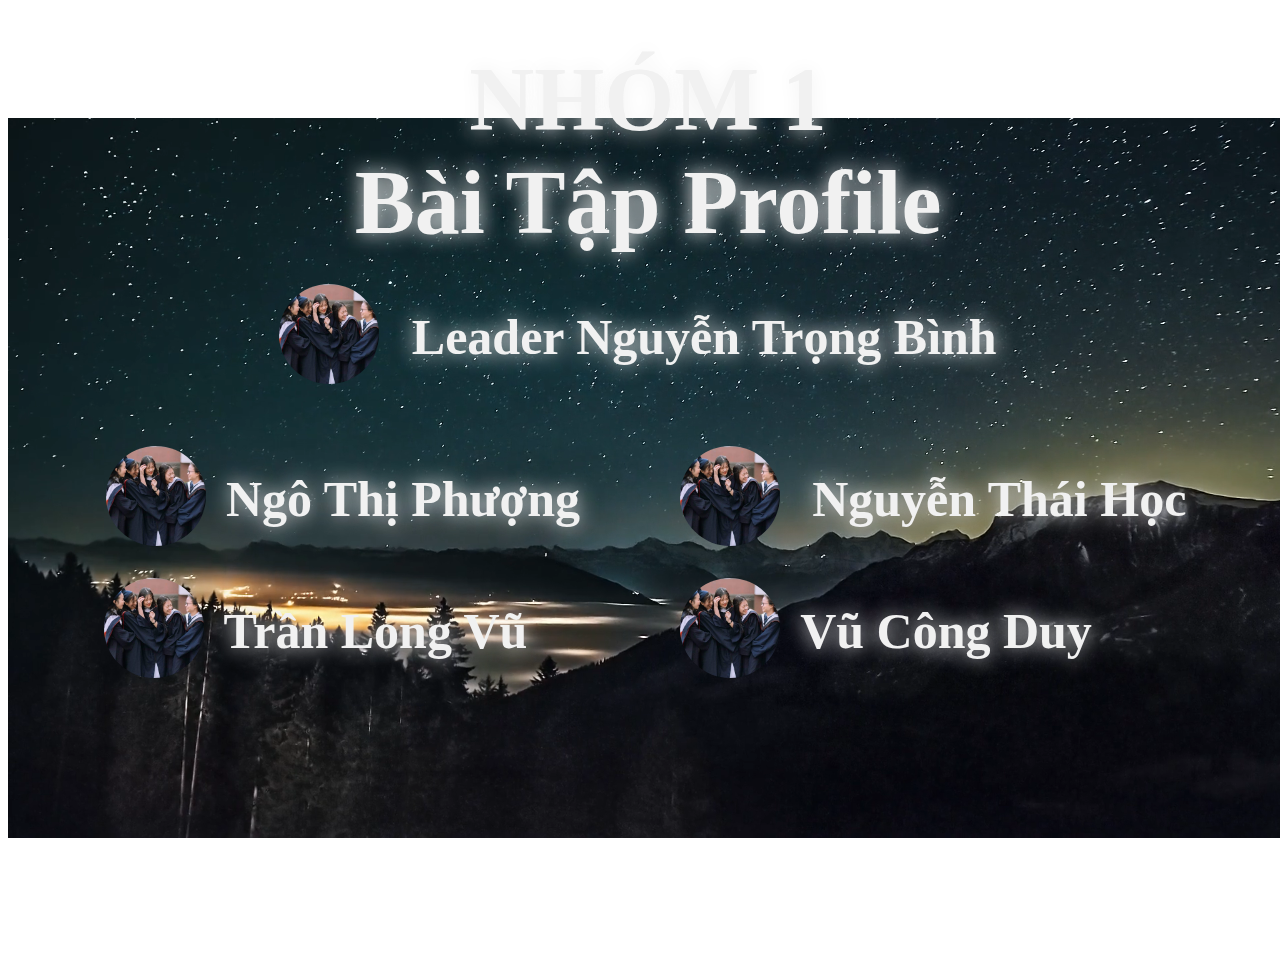
<file: index.html>
<!DOCTYPE html>
<html lang="en">

<head>
    <meta charset="UTF-8">
    <meta name="viewport" content="width=device-width, initial-scale=1.0">
    <link rel="stylesheet" href="Home.css">

    <title>Home </title>
</head>

<body>
    <video autoplay muted loop class="video">
        <source src="video3.mp4" type="video/mp4">
    </video>
    <h1>NHÓM 1</h1>
    <h1>Bài tập profile</h1>
    <h2><a href="https://profile-test-flax.vercel.app/Binh.html" target="_blank" style="text-decoration: none; color:#f1f1f1" > <img src="anh8.jpg" width="100" height="100"> Leader Nguyễn Trọng Bình</a></h2>
    <div class="thanhvien">
        <div class="ok">
            <h2><a href="https://profile-test-flax.vercel.app/Phuong.html" target="_blank" style="text-decoration: none; color:#f1f1f1" > <img src="anh8.jpg" width="100" height="100">Ngô Thị Phượng </a></h2>
            <h2 style="padding: 20px 55px  0 0  ;"><a href="https://profile-test-flax.vercel.app/Phuong.html" target="_blank" style="text-decoration: none; color:#f1f1f1" > <img src="anh8.jpg" width="100" height="100">Trần Long Vũ </a></h2>
        </div>
        <div>
            <h2><a href="https://profile-test-flax.vercel.app/profile-hoc.html" target="_blank" style="text-decoration: none; color:#f1f1f1" > <img src="anh8.jpg" width="100" height="100"> Nguyễn Thái Học</a></h2>
            <h2 style="padding: 20px 94px  0 0  ;"><a href="https://profile-test-flax.vercel.app/tran long vu/vu.html" target="_blank" style="text-decoration: none; color:#f1f1f1" > <img src="anh8.jpg" width="100" height="100">Vũ Công Duy </a></h2>
        </div class="ok">

    </div>
    <style>
        @import url('https://fonts.googleapis.com/css2?family=Noto+Serif:wdth,wght@62.5..100,100..900&family=Roboto:ital,wght@0,100;0,300;0,400;0,500;0,700;0,900;1,100;1,300;1,400;1,500;1,700;1,900&display=swap')
    </style>

</body>

</html>
</file>
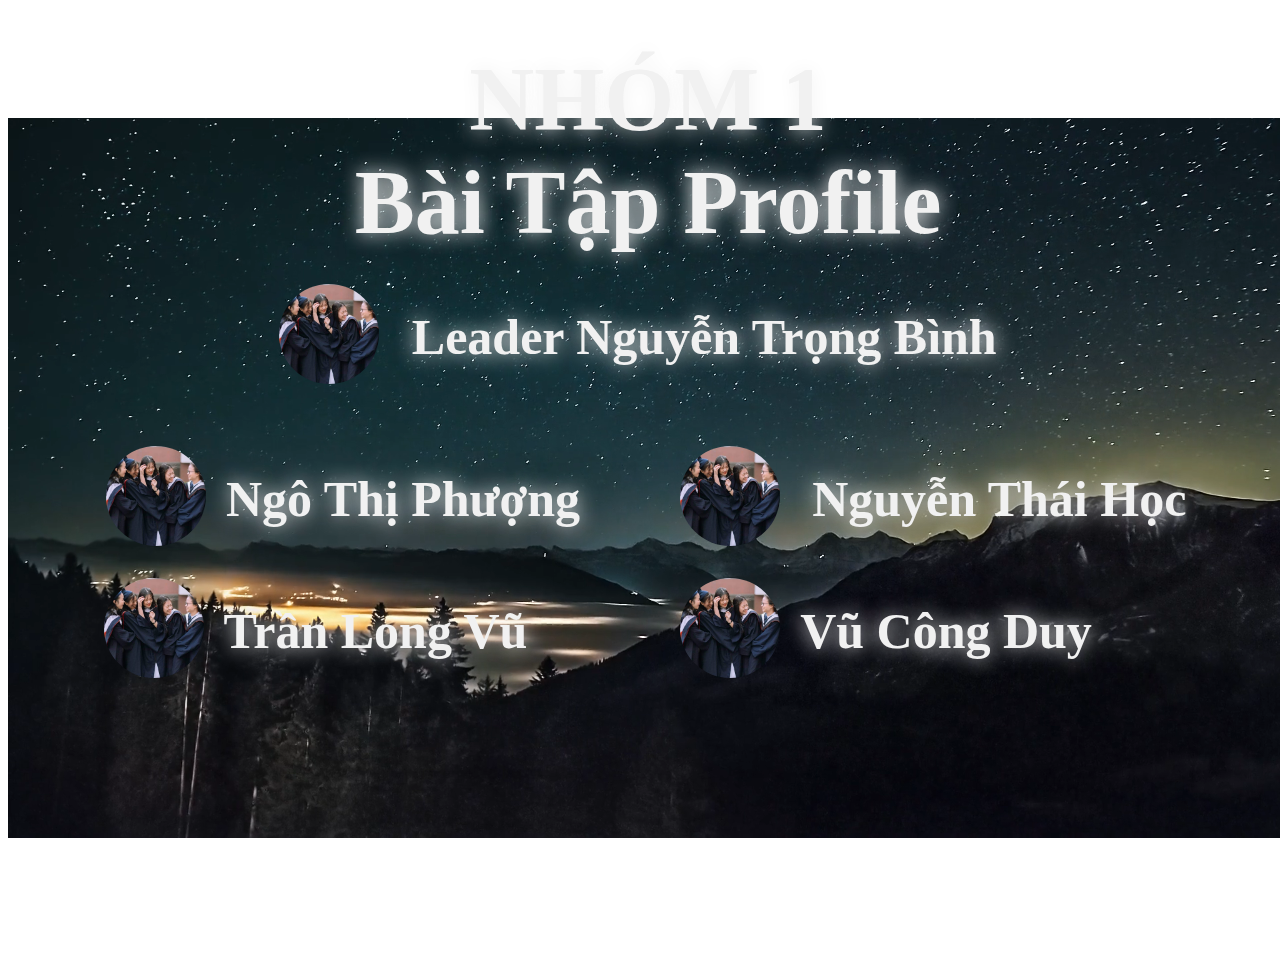
<file: Home/index.html>
<!DOCTYPE html>
<html lang="en">

<head>
    <meta charset="UTF-8">
    <meta name="viewport" content="width=device-width, initial-scale=1.0">
    <link rel="stylesheet" href="Home.css">

    <title>Home </title>
</head>

<body>
    <video autoplay muted loop class="video">
        <source src="video3.mp4" type="video/mp4">
    </video>
    <h1>NHÓM 1</h1>
    <h1>Bài tập profile</h1>
    <h2><a href="http://127.0.0.1:5500/Ph%C6%B0%E1%BB%A3ng/Phuong.html" target="_blank" style="text-decoration: none; color:#f1f1f1" > <img src="anh8.jpg" width="100" height="100"> Leader Nguyễn Trọng Bình</a></h2>
    <div class="thanhvien">
        <div class="ok">
            <h2><a href="http://127.0.0.1:5500/Ph%C6%B0%E1%BB%A3ng/Phuong.html" target="_blank" style="text-decoration: none; color:#f1f1f1" > <img src="anh8.jpg" width="100" height="100">Ngô Thị Phượng </a></h2>
            <h2 style="padding: 20px 55px  0 0  ;"><a href="http://127.0.0.1:5500/Ph%C6%B0%E1%BB%A3ng/Phuong.html" target="_blank" style="text-decoration: none; color:#f1f1f1" > <img src="anh8.jpg" width="100" height="100">Trần Long Vũ </a></h2>
        </div>
        <div>
            <h2><a href="http://127.0.0.1:5500/Ph%C6%B0%E1%BB%A3ng/Phuong.html" target="_blank" style="text-decoration: none; color:#f1f1f1" > <img src="anh8.jpg" width="100" height="100"> Nguyễn Thái Học</a></h2>
            <h2 style="padding: 20px 94px  0 0  ;"><a href="http://127.0.0.1:5500/Ph%C6%B0%E1%BB%A3ng/Phuong.html" target="_blank" style="text-decoration: none; color:#f1f1f1" > <img src="anh8.jpg" width="100" height="100">Vũ Công Duy </a></h2>
        </div class="ok">

    </div>

</body>

</html>
</file>
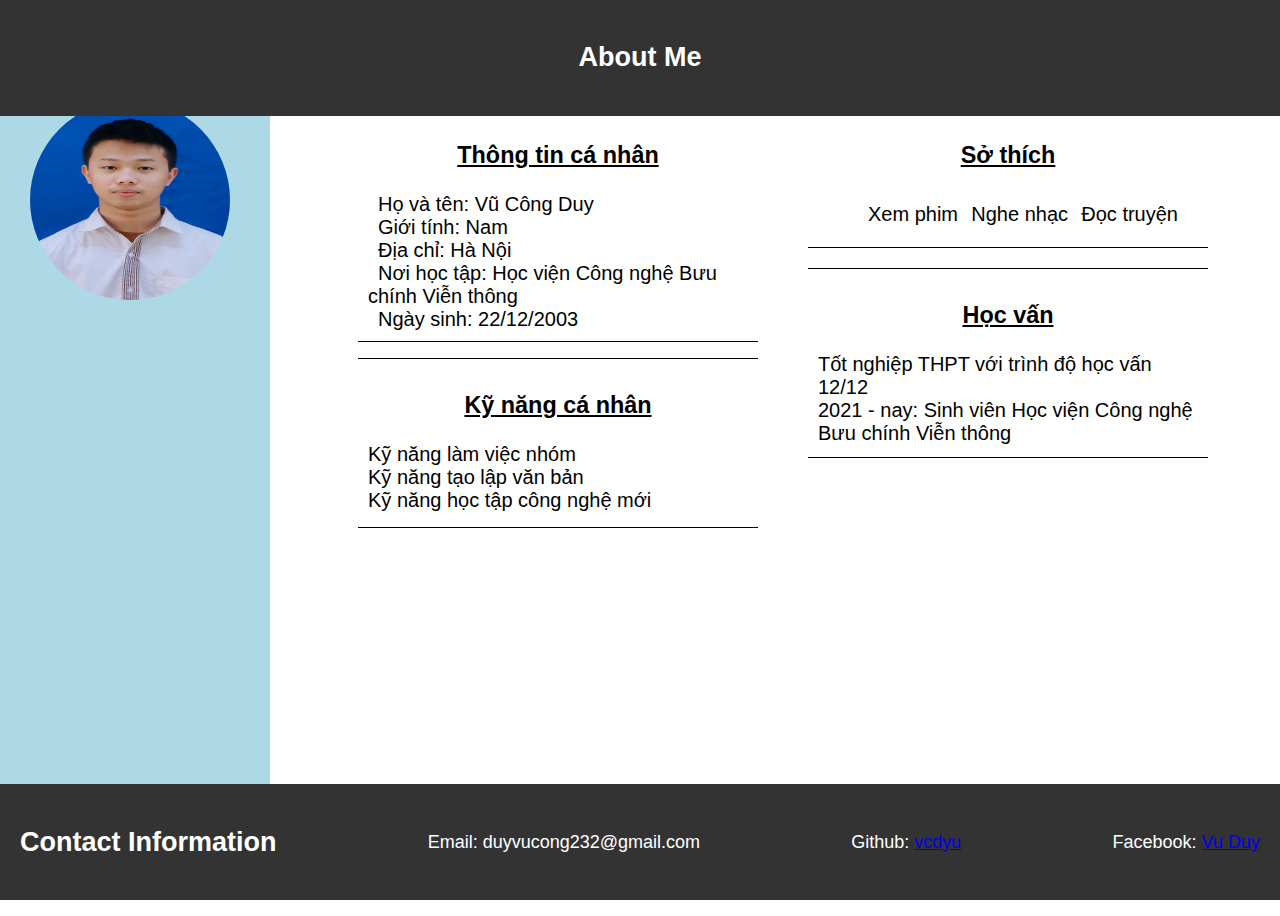
<file: Duy.html>
<!DOCTYPE html>
<html lang="en">
  <head>
    <meta charset="UTF-8" />
    <meta name="viewport" content="width=device-width, initial-scale=1.0" />
    <link
      rel="stylesheet"
      href="https://cdnjs.cloudflare.com/ajax/libs/font-awesome/6.5.1/css/all.min.css"
      integrity="sha512-DTOQO9RWCH3ppGqcWaEA1BIZOC6xxalwEsw9c2QQeAIftl+Vegovlnee1c9QX4TctnWMn13TZye+giMm8e2LwA=="
      crossorigin="anonymous"
      referrerpolicy="no-referrer"
    />
    <link rel="stylesheet" href="style.css" />
    <title>Gioi thieu ban than</title>
  </head>
  <body>
    <header>
      <h2>About Me</h2>
    </header>
    <div class="img_container">
      <img src="img1.JPG" alt="Avatar" class="avatar" />
    </div>

    <div class="box-1">
      <h3 class="header-1"><u>Thông tin cá nhân</u></h3>
      <div><i class="fa-solid fa-person"></i> Họ và tên: Vũ Công Duy</div>
      <div><i class="fa-solid fa-venus-mars"></i> Giới tính: Nam</div>
      <div><i class="fa-solid fa-location-dot"></i> Địa chỉ: Hà Nội</div>
      <div>
        <i class="fa-regular fa-building"></i> Nơi học tập: Học viện Công nghệ
        Bưu chính Viễn thông
      </div>
      <div><i class="fa-regular fa-calendar"></i> Ngày sinh: 22/12/2003</div>
    </div>

    <div class="box-2">
      <h3 class="header-2"><u>Sở thích</u></h3>
      <div class="contain-hobby">
        <ul>
          <li>Xem phim</li>
          <li>Nghe nhạc</li>
          <li>Đọc truyện</li>
        </ul>
      </div>
    </div>

    <div class="box-3">
      <h3 class="header-3"><u>Kỹ năng cá nhân</u></h3>
      <div>Kỹ năng làm việc nhóm</div>
      <div>Kỹ năng tạo lập văn bản</div>
      <div>Kỹ năng học tập công nghệ mới</div>
    </div>
    <div class="box-4">
      <h3 class="header-4"><u>Học vấn</u></h3>
      <div>Tốt nghiệp THPT với trình độ học vấn 12/12</div>
      <div>2021 - nay: Sinh viên Học viện Công nghệ Bưu chính Viễn thông</div>
    </div>
    <footer>
      <h2>Contact Information</h2>
      <div>
        <i class="fa-regular fa-envelope"></i> Email: duyvucong232@gmail.com
      </div>
      <div>
        <i class="fa-brands fa-github"></i> Github:
        <a href="https://github.com/vcdyu" target="_blank">vcdyu</a>
      </div>
      <div>
        <i class="fa-brands fa-facebook"></i> Facebook:
        <a href="https://facebook.com/duy.vuu003" target="_blank">Vu Duy</a>
      </div>
    </footer>
  </body>
</html>
</file>
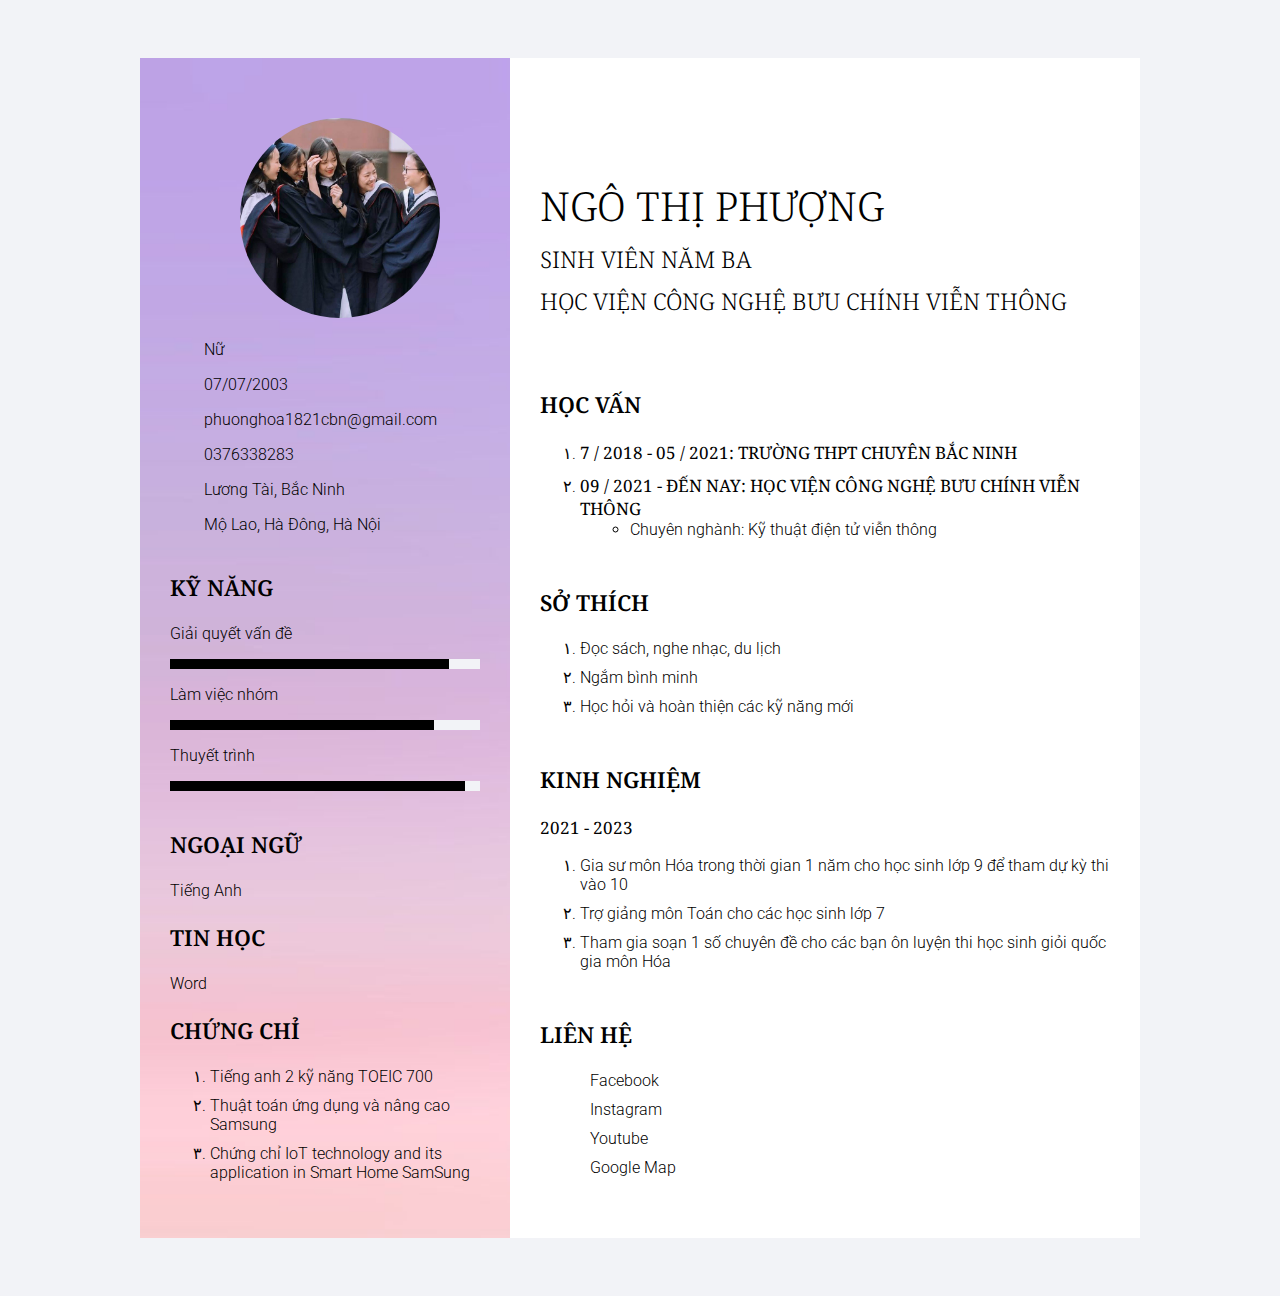
<file: Phuong.html>
<!DOCTYPE html>
<html lang="en">

<head>
    <meta charset="UTF-8">
    <meta name="viewport" content="width=device-width, initial-scale=1.0">
    <title>Profile </title>
    <link rel="stylesheet" href="https://cdnjs.cloudflare.com/ajax/libs/font-awesome/6.5.1/css/all.min.css"
        integrity="sha512-DTOQO9RWCH3ppGqcWaEA1BIZOC6xxalwEsw9c2QQeAIftl+Vegovlnee1c9QX4TctnWMn13TZye+giMm8e2LwA=="
        crossorigin="anonymous" referrerpolicy="no-referrer" />
    <link rel="stylesheet" href="Phuong.css">

</head>

<body>
    <div>
        <div class="container">

            <div class="profile_left">
                <img src="anh8.jpg" width="200" height="200">
                <br>
                <br>
                <div class="roboto-light">
                    <p>
                        <span class="info">
                            <i class="fa-solid fa-venus-mars"></i>
                        </span>
                        Nữ
                    </p>
                    <p>
                        <span class="info"><i class="fa-solid fa-cake-candles"></i></span>
                        07/07/2003
                    </p>
                    <p>
                        <span class="info"><i class="fa-solid fa-envelope-circle-check"></i></span>
                        phuonghoa1821cbn@gmail.com
                    </p>
                    <p class="roboto-light">
                        <span class="info"><i class="fa-solid fa-phone-volume"></i></span>
                        0376338283
                    </p>
                    <p class="roboto-light">

                        <span class="info"><i class="fa-solid fa-house"></i></span>
                        Lương Tài, Bắc Ninh
                    </p>
                    <p class="roboto-light">
                        <span class="info"><i class="fa-solid fa-location-dot"></i></span>
                        Mộ Lao, Hà Đông, Hà Nội
                    </p>
                </div>
                <div>
                    <h3> KỸ NĂNG</h3>
                    <div>
                        <p class="roboto-light"> Giải quyết vấn đề</p>
                        <div class="progess-grap">
                            <div class="progress" style="width:90%"></div>
                        </div>
                        <p class="roboto-light"> Làm việc nhóm</p>
                        <div class="progess-grap">
                            <div class="progress" style="width:85%"></div>
                        </div>
                        <p class="roboto-light"> Thuyết trình </p>
                        <div class="progess-grap">
                            <div class="progress" style="width:95%"></div>
                        </div>
                    </div>
                </div>
                <div>
                    <h3> NGOẠI NGỮ</h3>
                    <div class="roboto-light">
                        <span class="tab">Tiếng Anh</span>
                        <span class="tab-cham"><i class="fa-solid fa-circle"></i> </span>
                        <span class="tab-cham"><i class="fa-solid fa-circle"></i> </span>
                        <span class="tab-cham"><i class="fa-solid fa-circle"></i> </span>
                    </div>
                    <h3>Tin Học</h3>
                    <div class="roboto-light">
                        <span class="tab-tinhoc">Word</span>
                        <span class="tab-cham"><i class="fa-solid fa-circle"></i> </span>
                        <span class="tab-cham"><i class="fa-solid fa-circle"></i> </span>
                        <span class="tab-cham"><i class="fa-solid fa-circle"></i> </span>
                    </div>
                </div>

                <div>

                    <h3> CHỨNG CHỈ</h3>
                    <ul class="roboto-light" style="list-style-type: urdu">
                        <li class="chungchi-inline">Tiếng anh 2 kỹ năng TOEIC 700</li>
                        <li class="chungchi-inline"> Thuật toán ứng dụng và nâng cao Samsung</li>
                        <li class="chungchi-inline"> Chứng chỉ IoT technology and its application in Smart Home SamSung
                        </li>
                    </ul>
                </div>

            </div>
            <div class="profile_right">

                <div>
                    <p class="noto-mong"> Ngô Thị Phượng</p>
                    <p class="noto-truong">SINH VIÊN NĂM BA</p>
                    <p class="noto-truong"> HỌC VIỆN CÔNG NGHỆ BƯU CHÍNH VIỄN THÔNG</p>

                </div>
                <div style="padding-top:40px">
                    <h3>HỌC VẤN</h3>

                    <ul class="roboto-light" style="list-style-type: urdu">
                        <li class="chungchi-inline">
                            <span class="hocvan-content">7 / 2018 - 05 / 2021: Trường THPT Chuyên Bắc Ninh</span>

                        </li>
                        <li class="chungchi-inline">
                            <span class="hocvan-content">09 / 2021 - đến nay: Học Viện Công Nghệ Bưu Chính Viễn
                                Thông</span>
                            <ul>
                                <li class="tab-hocvan">Chuyên nghành: Kỹ thuật điện tử viễn thông</li>
                            </ul>


                    </ul>

                </div>
                <div>
                    <h3>SỞ THÍCH</h3>
                    <ul class="roboto-light" style="list-style-type: urdu">
                        <li class="chungchi-inline">Đọc sách, nghe nhạc, du lịch</li>
                        <li class="chungchi-inline">Ngắm bình minh </li>
                        <li class="chungchi-inline">Học hỏi và hoàn thiện các kỹ năng mới</li>
                    </ul>
                </div>
                <div>
                    <h3>KINH NGHIỆM</h3>
                    <p class="hocvan-content">2021 - 2023</p>
                    <ul class="roboto-light" style="list-style-type: urdu">
                        <li class="chungchi-inline">Gia sư môn Hóa trong thời gian 1 năm cho học sinh lớp
                            9 để tham dự kỳ thi vào 10
                        </li>
                        <li class="chungchi-inline">Trợ giảng môn Toán cho các học sinh lớp 7</li>
                        <li class="chungchi-inline">Tham gia soạn 1 số chuyên đề cho các bạn ôn luyện
                            thi học sinh giỏi quốc gia môn Hóa</li>
                    </ul>
                </div>
                <div class="social">
                    <h3>Liên hệ</h3>
                    <ul class="roboto-light" style="list-style-type: none">
                        <li class="chungchi-inline">

                            <span><a href=https://www.facebook.com/profile.php?id=100014673934242 target="_blank" style="text-decoration: none">
                                    <i class="fa-brands fa-facebook"  style="color:blue; padding-right:10px"></i><span style=" color:black">Facebook</span></a></span>
                          
                        </li>
                        <li class="chungchi-inline">


                            <span> <a href="https://www.instagram.com/phuonghh77?igsh=cHdnNXBveTVxY3Ny&utm_source=qr" target="_blank" style="text-decoration: none"><i
                                        class="fa-brands fa-instagram" style="color:pink;padding-right:10px"></i> <span style=" color:black">Instagram</span></a></span>
                            
                        </li>
                        <li class="chungchi-inline">
                            <span> <a href="https://youtu.be/mzqvF_rIOx8?feature=shared" target="_blank" style="text-decoration: none"><i
                                        class="fa-brands fa-youtube"  style="color:red;padding-right:10px"></i>  <span style=" color:black">Youtube</span></a></span>
                           
                        </li>
                        <li class="chungchi-inline">
                            <span> <a
                                    href="https://www.google.com/maps/place/H%E1%BB%8Dc+vi%E1%BB%87n+C%C3%B4ng+ngh%E1%BB%87+B%C6%B0u+ch%C3%ADnh+vi%E1%BB%85n+th%C3%B4ng/@20.9802688,105.7885144,16.88z/data=!4m6!3m5!1s0x3135accdd8a1ad71:0xa2f9b16036648187!8m2!3d20.9809035!4d105.7874379!16s%2Fg%2F12168p16?entry=ttu"
                                    target="_blank" style="text-decoration: none"><i class="fa-solid fa-earth-americas"  style="color:black;padding-right:10px"></i> <span style=" color:black">Google Map</span></a></span>
                            
                        </li>

                </div>
            </div>

        </div>
        <style>
            @import url('https://fonts.googleapis.com/css2?family=Noto+Serif:wdth,wght@62.5..100,100..900&family=Roboto:ital,wght@0,100;0,300;0,400;0,500;0,700;0,900;1,100;1,300;1,400;1,500;1,700;1,900&display=swap')
        </style>

</body>

</html>
</file>
<file: Home.css>
body {
    position:relative;
    width: 100%;
    min-height: 100vh;
    padding-top: 40px;
}
.video {
    position:absolute;
    width: 100%;
    min-height: 100%;
    right: 0;
    bottom: 0;
}
h1{
    position: relative;
    font-size: 8em;
    text-transform: capitalize;
    text-shadow: 0 0 20px #f1f1f1;
    color: #f1f1f1;
    text-align: center;
    padding: 0px;
    margin: 0px;
    font-size: 90px;
}

h2 {
    position: relative;
    text-transform: capitalize;
    text-shadow: 0 0 20px #f1f1f1;
    color: #f1f1f1;
    text-align: center;
    padding: 0px;
    margin: 0px;
    font-size: 50px;
  
}
img {
    border-radius: 50%;
    position: relative;
    right: 20px;
    top: 30px; 
  }

.thanhvien {
    position: relative;
    display: grid;
    margin: 50px;
    grid-template-columns: 1fr 1fr;
    
}
.ok {
    position: relative;
}
</file>
<file: Home/Home.css>
body {
    position:relative;
    width: 100%;
    min-height: 100vh;
    padding-top: 40px;
}
.video {
    position:absolute;
    width: 100%;
    min-height: 100%;
    right: 0;
    bottom: 0;
}
h1{
    position: relative;
    font-size: 8em;
    text-transform: capitalize;
    text-shadow: 0 0 20px #f1f1f1;
    color: #f1f1f1;
    text-align: center;
    padding: 0px;
    margin: 0px;
    font-size: 90px;
}

h2 {
    position: relative;
    text-transform: capitalize;
    text-shadow: 0 0 20px #f1f1f1;
    color: #f1f1f1;
    text-align: center;
    padding: 0px;
    margin: 0px;
    font-size: 50px;
}
img {
    border-radius: 50%;
    position: relative;
    right: 20px;
    top: 30px; 
  }

.thanhvien {
    position: relative;
    display: grid;
    margin: 50px;
    grid-template-columns: 1fr 1fr;
    
}
.ok {
    position: relative;
}
</file>
<file: style.css>
* {
  box-sizing: border-box;
  font-family: Arial, sans-serif;
}
body {
  min-height: 100vh;
  display: flex;
  flex-direction: column;
}
html {
  font-size: 18px;
}
ul {
  list-style-type: none;
}
header {
  background-color: #333;
  color: #fff;
  padding: 20px;
  text-align: center;
  position: fixed;
  z-index: 2;
  top: 0;
  left: 0;
  width: 100%;
}
.contain-hobby ul {
  width: 350px;
  display: inline-flex;
  justify-content: space-between;
  align-items: center;
  margin: 10px;
}
.header-1 {
  text-align: center;
}
.box-1 {
  width: 400px;
  height: 200px;
  height: auto;
  margin: 10px;
  /* border-radius: 5px; */
  border-top: 1px solid #000000;
  border-bottom: 1px solid #000000;
  margin-left: 350px;
  margin-top: 100px;
  font-size: 20px;
  padding: 10px;
}
.header-2 {
  text-align: center;
}
.box-2 {
  width: 400px;
  height: 140px;
  margin: 10px;
  /* border-radius: 5px; */
  border-top: 1px solid #000000;
  border-bottom: 1px solid #000000;
  margin-left: 800px;
  margin-top: -244px;
  font-size: 20px;
  padding: 10px;
}
i {
  padding-left: 5px;
  padding-right: 5px;
  width: 30px;
  height: 20px;
}
.avatar {
  margin-top: 30px;
  margin-left: 30px;
  width: 200px;
  height: 200px;
  border-radius: 50%;
}
.box-3 {
  width: 400px;
  height: 170px;
  margin: 10px;
  /* border-radius: 5px; */
  border-top: 1px solid #000000;
  border-bottom: 1px solid #000000;
  margin-left: 350px;
  margin-top: 100px;
  font-size: 20px;
  padding: 10px;
}
.header-3 {
  text-align: center;
}
.box-4 {
  width: 400px;
  height: 190px;
  /* border-radius: 5px; */
  border-top: 1px solid #000000;
  border-bottom: 1px solid #000000;
  margin-left: 800px;
  margin-top: -270px;
  font-size: 20px;
  padding: 10px;
}
.header-4 {
  text-align: center;
}
footer {
  background-color: #333;
  color: #ffffffff;
  padding: 20px;
  text-align: center;
  display: flex;
  justify-content: space-between;
  align-items: center;
  margin-top: auto;
  position: fixed;
  z-index: 2;
  bottom: 0;
  left: 0;
  width: 100%;
}
.img_container {
  background: #add8e6;
  width: 270px;
  height: calc(100vh - 70px);
  position: fixed;
  top: 70px;
  left: 0;
  z-index: 1;
  overflow-y: auto;
}
a:hover {
  color: white;
}
</file>
<file: Phuong.css>
body {
    
    display: flex;
    justify-content: center;
    align-items: center;
    min-height: 100vh;
    background-color:#f2f3f7;
  }
  
  .profile_left {
  
    margin: 0;
    padding: 30px;
    display: flex;
    flex-direction: column;
    background-image: url("anh3.jpg");
    background-size: cover; 
  
  }
  
  .profile_right {
    
    padding: 30px;
    margin: 0;
    display: flex;
    flex-direction: column;
    background-color: while;
  
  }
  
  .profile-name {
    font-size: 30px;
  }
  
  .container {
    position: relative;
    width: 100%;
    max-width: 1000px;
    min-height: 1000px;
    background: white;
    display: grid;
    margin: 50px;
    grid-template-columns: 1fr 1.7fr;
  }
  
  img {
    border-radius: 50%;
    position: relative;
    top: 30px;
    left: 70px;
    bottom: 50px;
  
  }
  
  .info {
    display: inline-block;
    width: 30px;
    right: 10px;
    font-size: 18px;
    color: black;
  }
  
  
  .roboto-light {
    font-family: "Roboto", sans-serif;
    font-weight: 300;
    font-style: normal;
    font-size:16px; 
  }
  

  .noto-mong {
    padding: 90px 0 0 0;
    margin: 0px;
    font-family: "Noto Serif", serif;
    font-weight: 300;
    font-style: normal;
    font-size: 40px;
    text-transform: uppercase;
  }
  .noto-truong {
    font-family: "Noto Serif", serif;
    margin: 10px 0;
    font-weight: 300;
    font-style: normal;
    font-size: 23px;
    text-transform: uppercase;
  }
  
  h3 {
    font-family: "Noto Serif", serif;
    font-weight: 600;
    font-style: normal;
    font-size: 22px;
    text-transform: uppercase;
    padding-bottom: 0;
  
  }
  .hocvan-content {
    font-family: "Noto Serif", serif;
    font-weight: 400;
    font-style: normal;
    font-size: 17px;
    text-transform: uppercase;
    padding-bottom: 0;
  
  }
  
  
  video {
    width: 100vw;
    height: 100vh;
    position: fixed;
    top: 0;
    left: 0;
    object-fit: cover;
  }
  .progress {
  
    height: 10px;
    background-color:black;
  
  }
  .progess-grap {
    width: 100%;
    height: 10px;
    background-color:#f2f3f7;
    margin-top: 8px;
    margin-bottom: 16px;
  }
  .tab{
    margin-right: 80px;
  }
  .tab-tinhoc {
    margin-right: 112px;
  }
  .tab-hocvan{
    margin-left: 10px;
  }
  .tab-cham{
    margin-right: 30px;
  }
  .chungchi-inline {
    padding-bottom: 10px;
  }
  .social{
    height: 200px;
  }
</file>
